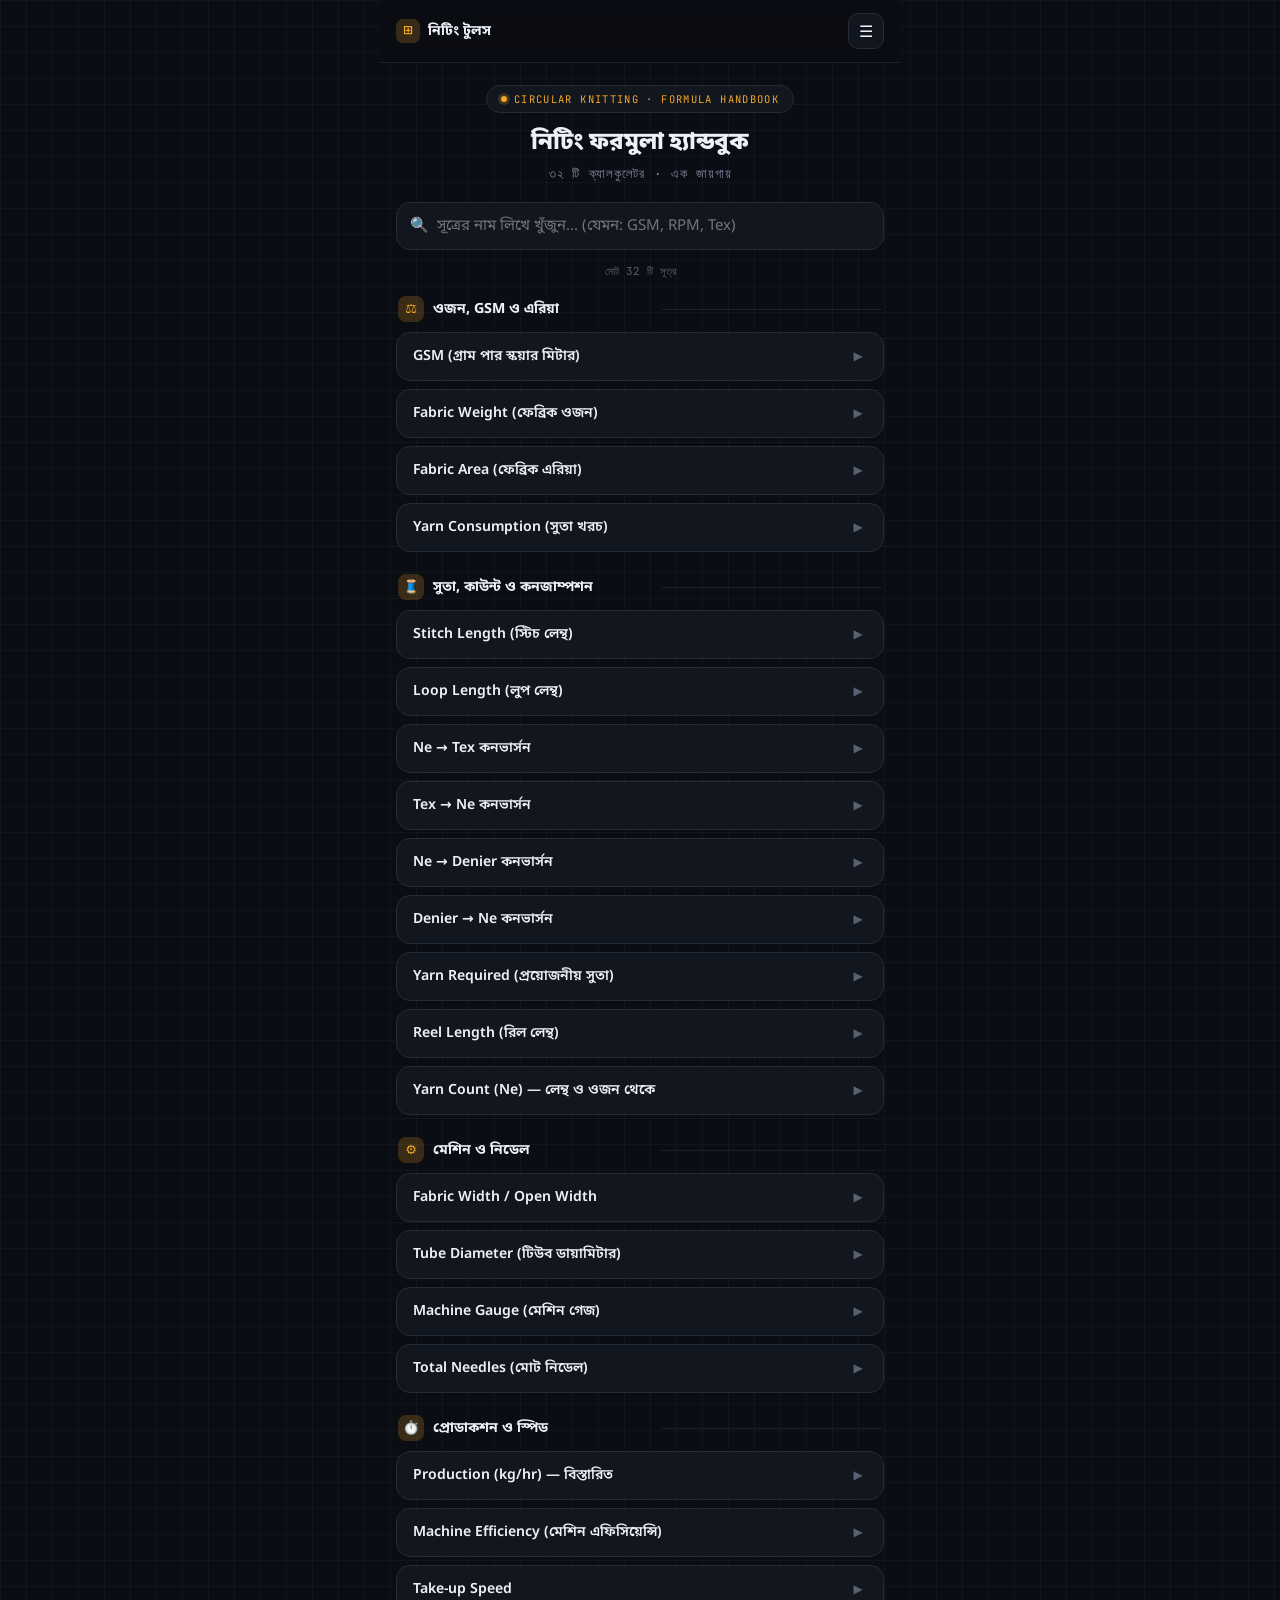
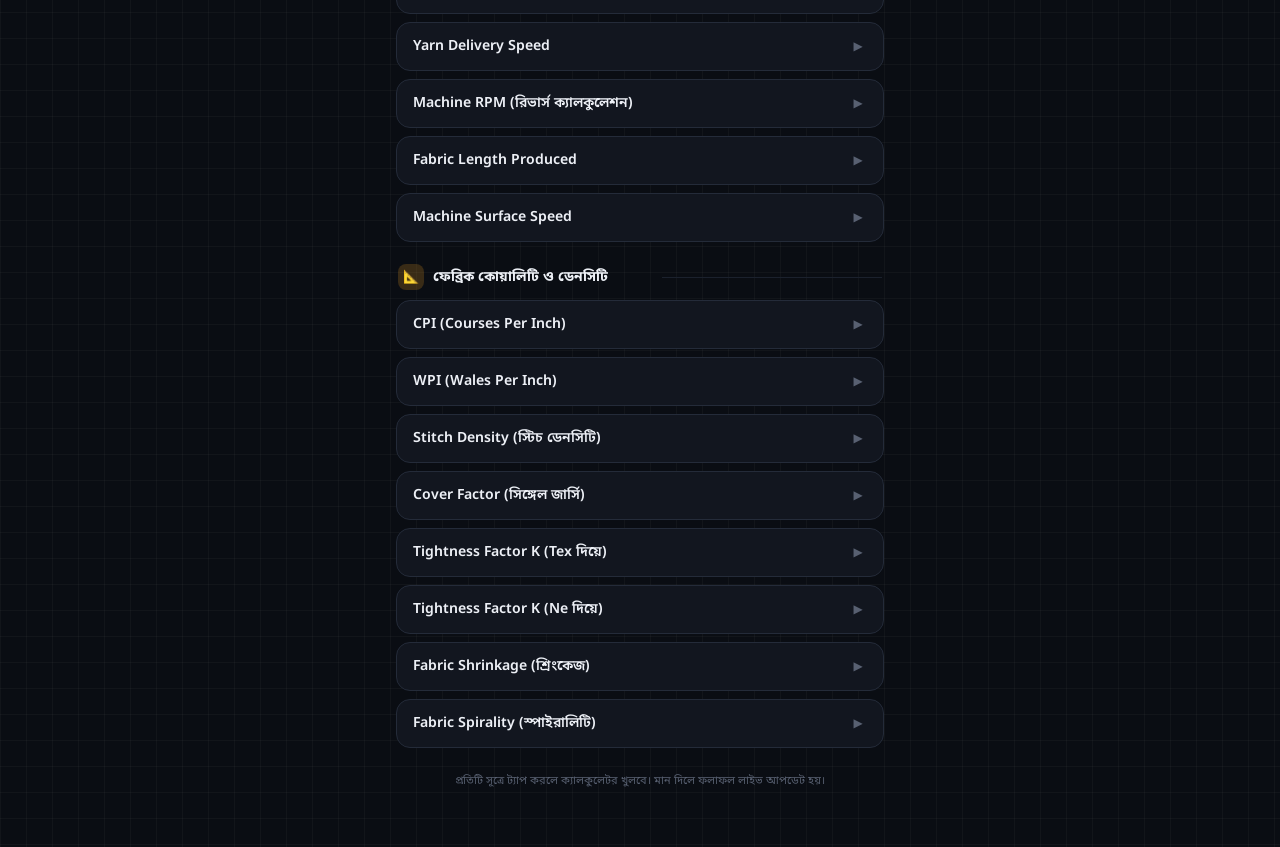
<file: index.html>
<!DOCTYPE html>
<html lang="bn">
<head>
<meta charset="UTF-8" />
<meta name="viewport" content="width=device-width, initial-scale=1.0, maximum-scale=1.0" />
<title>নিটিং ফরমুলা হ্যান্ডবুক</title>
<link rel="manifest" href="manifest.json" />
<meta name="theme-color" content="#0a0d13" />
<link rel="icon" href="icon-192.png" />
<link rel="apple-touch-icon" href="icon-192.png" />
<link rel="stylesheet" href="style.css" />
</head>
<body>
<div class="app">

  <header class="topbar">
    <div class="topbar-inner">
      <a href="index.html" class="brand"><span class="brand-ico">⊞</span> নিটিং টুলস</a>
      <button class="menu-btn" id="menuBtn" aria-label="মেনু">☰</button>
    </div>
  </header>
  <div class="drawer-overlay" id="drawerOverlay"></div>
  <nav class="drawer" id="drawer">
    <div class="drawer-head">
      <span>মেনু</span>
      <button class="drawer-close" id="drawerClose">✕</button>
    </div>
    <a href="index.html" class="current">🧮 ফরমুলা হ্যান্ডবুক</a>
    <a href="https://drive.google.com/file/d/1JRvIPtFfzKpyK74nl-0Q86v-pFJWSpz8/view?usp=drivesdk" target="_blank" rel="noopener">📦 কাউন্টার ক্যালকুলেটর APK ডাউনলোড</a>
    <div class="sep"></div>
    <a href="contact.html">✉️ যোগাযোগ</a>
    <div class="small-note">APK লিংক Google Drive-এ হোস্ট করা — ডাউনলোডের সময় "Unknown source" পারমিশন লাগতে পারে।</div>
  </nav>

  <header>
    <div class="eyebrow"><span class="dot"></span> CIRCULAR&nbsp;KNITTING&nbsp;·&nbsp;FORMULA&nbsp;HANDBOOK</div>
    <h1>নিটিং ফরমুলা হ্যান্ডবুক</h1>
    <p>৩২&nbsp;টি&nbsp;ক্যালকুলেটর&nbsp;·&nbsp;এক&nbsp;জায়গায়</p>
  </header>

  <div class="search-wrap">
    <span class="si">🔍</span>
    <input type="text" id="searchBox" placeholder="সূত্রের নাম লিখে খুঁজুন... (যেমন: GSM, RPM, Tex)" />
  </div>
  <div class="result-count" id="resultCount"></div>

  <div id="categoriesRoot"></div>
  <div class="empty-state" id="emptyState">কোনো সূত্র পাওয়া যায়নি। অন্য নামে খুঁজে দেখুন।</div>

  <footer>
    প্রতিটি সূত্রে ট্যাপ করলে ক্যালকুলেটর খুলবে। মান দিলে ফলাফল লাইভ আপডেট হয়।
  </footer>

</div>

<script>
(function(){
  const menuBtn = document.getElementById('menuBtn');
  const drawer = document.getElementById('drawer');
  const overlay = document.getElementById('drawerOverlay');
  const drawerClose = document.getElementById('drawerClose');

  function openDrawer(){ drawer.classList.add('open'); overlay.classList.add('open'); }
  function closeDrawer(){ drawer.classList.remove('open'); overlay.classList.remove('open'); }

  menuBtn.addEventListener('click', openDrawer);
  drawerClose.addEventListener('click', closeDrawer);
  overlay.addEventListener('click', closeDrawer);
  document.addEventListener('keydown', (e)=>{ if(e.key === 'Escape') closeDrawer(); });
})();
</script>

<script>
(function(){

  // ---------- Categories ----------
  const CATEGORIES = [
    { id:'weight', icon:'⚖️', name:'ওজন, GSM ও এরিয়া' },
    { id:'yarn', icon:'🧵', name:'সুতা, কাউন্ট ও কনজাম্পশন' },
    { id:'machine', icon:'⚙️', name:'মেশিন ও নিডেল' },
    { id:'production', icon:'⏱️', name:'প্রোডাকশন ও স্পিড' },
    { id:'quality', icon:'📐', name:'ফেব্রিক কোয়ালিটি ও ডেনসিটি' },
  ];

  // ---------- Formulas (data-driven) ----------
  // each calc(v) receives an object keyed by input id (parsed floats) and returns {value, unit}
  const FORMULAS = [
    { id:'gsm', cat:'weight', name:'GSM (গ্রাম পার স্কয়ার মিটার)',
      formula:'GSM = (ওজন × 10000) ÷ (লেন্থ × উইডথ)',
      inputs:[
        {id:'w', label:'ফেব্রিক ওজন', unit:'gm', def:100},
        {id:'l', label:'লেন্থ', unit:'cm', def:100},
        {id:'wd', label:'উইডথ', unit:'cm', def:100},
      ],
      calc:(v)=>{ const area=(v.l/100)*(v.wd/100); return {value:v.w/area, unit:'GSM'}; } },

    { id:'fabricWeight', cat:'weight', name:'Fabric Weight (ফেব্রিক ওজন)',
      formula:'ওজন(kg) = (GSM × এরিয়া m²) ÷ 1000',
      inputs:[
        {id:'gsm', label:'GSM', unit:'gm/m²', def:180},
        {id:'l', label:'লেন্থ', unit:'মিটার', def:100},
        {id:'wd', label:'উইডথ', unit:'মিটার', def:1.6},
      ],
      calc:(v)=>{ const area=v.l*v.wd; return {value:(v.gsm*area)/1000, unit:'kg'}; } },

    { id:'fabricArea', cat:'weight', name:'Fabric Area (ফেব্রিক এরিয়া)',
      formula:'এরিয়া = লেন্থ × উইডথ',
      inputs:[
        {id:'l', label:'লেন্থ', unit:'একক', def:100},
        {id:'wd', label:'উইডথ', unit:'একক', def:1.6},
      ],
      calc:(v)=>({ value:v.l*v.wd, unit:'একক²' }) },

    { id:'yarnConsumption', cat:'weight', name:'Yarn Consumption (সুতা খরচ)',
      formula:'কনজাম্পশন(kg) = (GSM × এরিয়া m²) ÷ 1000',
      inputs:[
        {id:'gsm', label:'GSM', unit:'gm/m²', def:180},
        {id:'l', label:'লেন্থ', unit:'মিটার', def:100},
        {id:'wd', label:'উইডথ', unit:'মিটার', def:1.6},
      ],
      calc:(v)=>{ const area=v.l*v.wd; return {value:(v.gsm*area)/1000, unit:'kg'}; } },

    { id:'stitchLength', cat:'yarn', name:'Stitch Length (স্টিচ লেন্থ)',
      formula:'স্টিচ লেন্থ = মোট সুতার লেন্থ ÷ স্টিচ সংখ্যা',
      inputs:[
        {id:'yl', label:'মোট সুতার লেন্থ', unit:'mm', def:35000},
        {id:'st', label:'স্টিচ সংখ্যা', unit:'টি', def:1000},
      ],
      calc:(v)=>({ value:v.yl/v.st, unit:'mm' }) },

    { id:'loopLength', cat:'yarn', name:'Loop Length (লুপ লেন্থ)',
      formula:'লুপ লেন্থ = স্টিচ লেন্থ',
      inputs:[ {id:'sl', label:'স্টিচ লেন্থ', unit:'mm', def:35} ],
      calc:(v)=>({ value:v.sl, unit:'mm' }) },

    { id:'neToTex', cat:'yarn', name:'Ne → Tex কনভার্সন',
      formula:'Tex = 590.5 ÷ Ne',
      inputs:[ {id:'ne', label:'Ne (ইয়ার্ন কাউন্ট)', unit:'Ne', def:30} ],
      calc:(v)=>({ value:590.5/v.ne, unit:'Tex' }) },

    { id:'texToNe', cat:'yarn', name:'Tex → Ne কনভার্সন',
      formula:'Ne = 590.5 ÷ Tex',
      inputs:[ {id:'tex', label:'Tex', unit:'Tex', def:19.68} ],
      calc:(v)=>({ value:590.5/v.tex, unit:'Ne' }) },

    { id:'neToDenier', cat:'yarn', name:'Ne → Denier কনভার্সন',
      formula:'Denier = 5315 ÷ Ne',
      inputs:[ {id:'ne', label:'Ne (ইয়ার্ন কাউন্ট)', unit:'Ne', def:30} ],
      calc:(v)=>({ value:5315/v.ne, unit:'Denier' }) },

    { id:'denierToNe', cat:'yarn', name:'Denier → Ne কনভার্সন',
      formula:'Ne = 5315 ÷ Denier',
      inputs:[ {id:'d', label:'Denier', unit:'Denier', def:177} ],
      calc:(v)=>({ value:5315/v.d, unit:'Ne' }) },

    { id:'yarnRequired', cat:'yarn', name:'Yarn Required (প্রয়োজনীয় সুতা)',
      formula:'সুতা(kg) = (অর্ডার কোয়ান্টিটি × কনজাম্পশন gm) ÷ 1000',
      inputs:[
        {id:'q', label:'অর্ডার কোয়ান্টিটি', unit:'পিস/একক', def:1000},
        {id:'c', label:'প্রতি একক কনজাম্পশন', unit:'gm', def:150},
      ],
      calc:(v)=>({ value:(v.q*v.c)/1000, unit:'kg' }) },

    { id:'reelLength', cat:'yarn', name:'Reel Length (রিল লেন্থ)',
      formula:'লেন্থ(yards) = (ওজন × Ne × 840) ÷ 2.205',
      inputs:[
        {id:'wt', label:'ওজন', unit:'kg', def:1},
        {id:'ne', label:'Ne (ইয়ার্ন কাউন্ট)', unit:'Ne', def:30},
      ],
      calc:(v)=>({ value:(v.wt*v.ne*840)/2.205, unit:'yards' }) },

    { id:'yarnCountFromLW', cat:'yarn', name:'Yarn Count (Ne) — লেন্থ ও ওজন থেকে',
      formula:'Ne = লেন্থ(yards) ÷ (ওজন(lb) × 840)',
      inputs:[
        {id:'len', label:'লেন্থ', unit:'yards', def:25200},
        {id:'wt', label:'ওজন', unit:'lb', def:1},
      ],
      calc:(v)=>({ value:v.len/(v.wt*840), unit:'Ne' }) },

    { id:'fabricWidth', cat:'machine', name:'Fabric Width / Open Width',
      formula:'উইডথ = (টিউব ডায়ামিটার × π) ÷ 2',
      inputs:[ {id:'d', label:'টিউব ডায়ামিটার', unit:'inch', def:30} ],
      calc:(v)=>({ value:(v.d*Math.PI)/2, unit:'inch' }) },

    { id:'tubeDiameter', cat:'machine', name:'Tube Diameter (টিউব ডায়ামিটার)',
      formula:'ডায়ামিটার = পরিধি ÷ π',
      inputs:[ {id:'c', label:'পরিধি (Circumference)', unit:'inch', def:94.2} ],
      calc:(v)=>({ value:v.c/Math.PI, unit:'inch' }) },

    { id:'machineGauge', cat:'machine', name:'Machine Gauge (মেশিন গেজ)',
      formula:'গেজ = নিডেল সংখ্যা ÷ সিলিন্ডার ডায়ামিটার(inch)',
      inputs:[
        {id:'n', label:'নিডেল সংখ্যা', unit:'টি', def:2260},
        {id:'d', label:'সিলিন্ডার ডায়ামিটার', unit:'inch', def:30},
      ],
      calc:(v)=>({ value:v.n/v.d, unit:'GG' }) },

    { id:'totalNeedles', cat:'machine', name:'Total Needles (মোট নিডেল)',
      formula:'নিডেল = গেজ × ডায়ামিটার(inch)',
      inputs:[
        {id:'g', label:'গেজ', unit:'GG', def:24},
        {id:'d', label:'ডায়ামিটার', unit:'inch', def:30},
      ],
      calc:(v)=>({ value:v.g*v.d, unit:'নিডেল' }) },

    { id:'production', cat:'production', name:'Production (kg/hr) — বিস্তারিত',
      formula:'Prod = (π × D × RPM × ফিডার × SL × Eff × 60) ÷ ইয়ার্ন কনস্ট্যান্ট',
      inputs:[
        {id:'d', label:'ডায়ামিটার', unit:'inch', def:30},
        {id:'rpm', label:'RPM', unit:'rev/min', def:20},
        {id:'f', label:'ফিডার সংখ্যা', unit:'টি', def:90},
        {id:'sl', label:'স্টিচ লেন্থ', unit:'mm', def:30},
        {id:'eff', label:'এফিসিয়েন্সি', unit:'%', def:85},
        {id:'k', label:'ইয়ার্ন কনস্ট্যান্ট', unit:'মিল-নির্ধারিত', def:1000000},
      ],
      calc:(v)=>{ const eff=v.eff/100; const p=(Math.PI*v.d*v.rpm*v.f*v.sl*eff*60)/v.k; return {value:p, unit:'kg/hr'}; },
      hint:'ইয়ার্ন কনস্ট্যান্ট সুতার ধরন ও কাউন্ট অনুযায়ী মিল-ভিত্তিক ভিন্ন হয় — নিজের মিলের স্ট্যান্ডার্ড মান বসান।' },

    { id:'machineEfficiency', cat:'production', name:'Machine Efficiency (মেশিন এফিসিয়েন্সি)',
      formula:'এফিসিয়েন্সি % = (Actual ÷ Target) × 100',
      inputs:[
        {id:'a', label:'Actual Production', unit:'kg/hr', def:42},
        {id:'t', label:'Target Production', unit:'kg/hr', def:50},
      ],
      calc:(v)=>({ value:(v.a/v.t)*100, unit:'%' }) },

    { id:'takeupSpeed', cat:'production', name:'Take-up Speed',
      formula:'Take-up = ফেব্রিক লেন্থ ÷ সময়',
      inputs:[
        {id:'l', label:'ফেব্রিক লেন্থ', unit:'মিটার', def:60},
        {id:'t', label:'সময়', unit:'মিনিট', def:1},
      ],
      calc:(v)=>({ value:v.l/v.t, unit:'মিটার/মিনিট' }) },

    { id:'yarnDeliverySpeed', cat:'production', name:'Yarn Delivery Speed',
      formula:'ডেলিভারি স্পিড = RPM × ফিডার × স্টিচ লেন্থ',
      inputs:[
        {id:'rpm', label:'RPM', unit:'rev/min', def:20},
        {id:'f', label:'ফিডার সংখ্যা', unit:'টি', def:90},
        {id:'sl', label:'স্টিচ লেন্থ', unit:'mm', def:30},
      ],
      calc:(v)=>({ value:v.rpm*v.f*v.sl, unit:'mm/min' }) },

    { id:'machineRpm', cat:'production', name:'Machine RPM (রিভার্স ক্যালকুলেশন)',
      formula:'RPM = (Production × Ne) ÷ (Constant × ফিডার × SL)',
      inputs:[
        {id:'p', label:'Production', unit:'kg/hr', def:42},
        {id:'ne', label:'Ne (ইয়ার্ন কাউন্ট)', unit:'Ne', def:30},
        {id:'k', label:'Constant', unit:'মিল-নির্ধারিত', def:1000},
        {id:'f', label:'ফিডার সংখ্যা', unit:'টি', def:90},
        {id:'sl', label:'স্টিচ লেন্থ', unit:'mm', def:30},
      ],
      calc:(v)=>({ value:(v.p*v.ne)/(v.k*v.f*v.sl), unit:'RPM' }) },

    { id:'fabricLengthProduced', cat:'production', name:'Fabric Length Produced',
      formula:'লেন্থ = Take-up Speed × সময়',
      inputs:[
        {id:'s', label:'Take-up Speed', unit:'মিটার/মিনিট', def:60},
        {id:'t', label:'সময়', unit:'মিনিট', def:60},
      ],
      calc:(v)=>({ value:v.s*v.t, unit:'মিটার' }) },

    { id:'surfaceSpeed', cat:'production', name:'Machine Surface Speed',
      formula:'সারফেস স্পিড = π × D × RPM',
      inputs:[
        {id:'d', label:'ডায়ামিটার', unit:'inch', def:30},
        {id:'rpm', label:'RPM', unit:'rev/min', def:20},
      ],
      calc:(v)=>({ value:Math.PI*v.d*v.rpm, unit:'inch/min' }) },

    { id:'cpi', cat:'quality', name:'CPI (Courses Per Inch)',
      formula:'CPI = ১ ইঞ্চিতে কোর্সের সংখ্যা',
      inputs:[ {id:'c', label:'১ ইঞ্চিতে কোর্স সংখ্যা', unit:'টি', def:48} ],
      calc:(v)=>({ value:v.c, unit:'CPI' }) },

    { id:'wpi', cat:'quality', name:'WPI (Wales Per Inch)',
      formula:'WPI = ১ ইঞ্চিতে ওয়েলসের সংখ্যা',
      inputs:[ {id:'w', label:'১ ইঞ্চিতে ওয়েলস সংখ্যা', unit:'টি', def:36} ],
      calc:(v)=>({ value:v.w, unit:'WPI' }) },

    { id:'stitchDensity', cat:'quality', name:'Stitch Density (স্টিচ ডেনসিটি)',
      formula:'ডেনসিটি = CPI × WPI',
      inputs:[
        {id:'cpi', label:'CPI', unit:'', def:48},
        {id:'wpi', label:'WPI', unit:'', def:36},
      ],
      calc:(v)=>({ value:v.cpi*v.wpi, unit:'স্টিচ/ইঞ্চি²' }) },

    { id:'coverFactor', cat:'quality', name:'Cover Factor (সিঙ্গেল জার্সি)',
      formula:'CF = √Tex ÷ লুপ লেন্থ',
      inputs:[
        {id:'tex', label:'Tex', unit:'Tex', def:19.68},
        {id:'ll', label:'লুপ লেন্থ', unit:'mm', def:3.0},
      ],
      calc:(v)=>({ value:Math.sqrt(v.tex)/v.ll, unit:'CF' }) },

    { id:'tightnessTex', cat:'quality', name:'Tightness Factor K (Tex দিয়ে)',
      formula:'K = √Tex ÷ লুপ লেন্থ',
      inputs:[
        {id:'tex', label:'Tex', unit:'Tex', def:19.68},
        {id:'ll', label:'লুপ লেন্থ', unit:'mm', def:3.0},
      ],
      calc:(v)=>({ value:Math.sqrt(v.tex)/v.ll, unit:'K' }) },

    { id:'tightnessNe', cat:'quality', name:'Tightness Factor K (Ne দিয়ে)',
      formula:'K = √(590.5 ÷ Ne) ÷ লুপ লেন্থ',
      inputs:[
        {id:'ne', label:'Ne (ইয়ার্ন কাউন্ট)', unit:'Ne', def:30},
        {id:'ll', label:'লুপ লেন্থ', unit:'mm', def:3.0},
      ],
      calc:(v)=>({ value:Math.sqrt(590.5/v.ne)/v.ll, unit:'K' }) },

    { id:'shrinkage', cat:'quality', name:'Fabric Shrinkage (শ্রিংকেজ)',
      formula:'শ্রিংকেজ % = ((Original − Final) ÷ Original) × 100',
      inputs:[
        {id:'o', label:'Original (ধোয়ার আগে)', unit:'একক', def:100},
        {id:'f', label:'Final (ধোয়ার পরে)', unit:'একক', def:96},
      ],
      calc:(v)=>({ value:((v.o-v.f)/v.o)*100, unit:'%' }) },

    { id:'spirality', cat:'quality', name:'Fabric Spirality (স্পাইরালিটি)',
      formula:'স্পাইরালিটি % = (Shift ÷ ফেব্রিক উইডথ) × 100',
      inputs:[
        {id:'s', label:'Shift (কোণাকুণি সরণ)', unit:'cm', def:5},
        {id:'w', label:'ফেব্রিক উইডথ', unit:'cm', def:160},
      ],
      calc:(v)=>({ value:(v.s/v.w)*100, unit:'%' }) },
  ];

  // ---------- Render ----------
  const root = document.getElementById('categoriesRoot');
  const fmt = (n)=> (n===null||n===undefined||isNaN(n)||!isFinite(n)) ? '—' :
    n.toLocaleString('en-US', { maximumFractionDigits: 4 });

  function buildPanel(formula){
    const panel = document.createElement('div');
    panel.className = 'panel';

    const ft = document.createElement('div');
    ft.className = 'formula-text';
    ft.textContent = formula.formula;
    panel.appendChild(ft);

    formula.inputs.forEach(inp=>{
      const row = document.createElement('div');
      row.className = 'input-row';
      row.innerHTML = `<label>${inp.label}${inp.unit ? `<span class="unit">${inp.unit}</span>`:''}</label>`;
      const field = document.createElement('input');
      field.type = 'number';
      field.inputMode = 'decimal';
      field.step = 'any';
      field.value = inp.def;
      field.dataset.key = inp.id;
      row.appendChild(field);
      panel.appendChild(row);
    });

    const resultBox = document.createElement('div');
    resultBox.className = 'result-box';
    resultBox.innerHTML = `<span class="rl">ফলাফল</span><span><span class="rv">—</span><span class="ru"></span></span>`;
    panel.appendChild(resultBox);

    if(formula.hint){
      const hint = document.createElement('div');
      hint.className = 'hint';
      hint.textContent = formula.hint;
      panel.appendChild(hint);
    }

    function recalc(){
      const values = {};
      let valid = true;
      panel.querySelectorAll('input[data-key]').forEach(inp=>{
        const val = parseFloat(inp.value);
        if(isNaN(val)) valid = false;
        values[inp.dataset.key] = val;
      });
      const rv = resultBox.querySelector('.rv');
      const ru = resultBox.querySelector('.ru');
      if(!valid){ rv.textContent = '—'; ru.textContent=''; return; }
      try{
        const out = formula.calc(values);
        rv.textContent = fmt(out.value);
        ru.textContent = out.unit ? ' ' + out.unit : '';
      }catch(e){
        rv.textContent = '—'; ru.textContent='';
      }
    }

    panel.querySelectorAll('input[data-key]').forEach(inp=>{
      inp.addEventListener('input', recalc);
    });
    recalc();

    return panel;
  }

  function buildFormulaItem(formula){
    const det = document.createElement('details');
    det.className = 'formula-item';
    det.dataset.name = formula.name.toLowerCase();
    det.dataset.id = formula.id;

    const summary = document.createElement('summary');
    summary.innerHTML = `<span class="name">${formula.name}</span><span class="chev">▶</span>`;
    det.appendChild(summary);

    let built = false;
    det.addEventListener('toggle', ()=>{
      if(det.open && !built){
        det.appendChild(buildPanel(formula));
        built = true;
      }
    });

    return det;
  }

  CATEGORIES.forEach(cat=>{
    const items = FORMULAS.filter(f=>f.cat===cat.id);
    if(items.length===0) return;

    const catEl = document.createElement('div');
    catEl.className = 'category';
    catEl.dataset.cat = cat.id;

    const head = document.createElement('div');
    head.className = 'category-head';
    head.innerHTML = `<div class="ico">${cat.icon}</div><h2>${cat.name}</h2><div class="rule"></div>`;
    catEl.appendChild(head);

    const list = document.createElement('div');
    items.forEach(f=> list.appendChild(buildFormulaItem(f)));
    catEl.appendChild(list);

    root.appendChild(catEl);
  });

  // ---------- Search ----------
  const searchBox = document.getElementById('searchBox');
  const resultCount = document.getElementById('resultCount');
  const emptyState = document.getElementById('emptyState');
  const allItems = Array.from(document.querySelectorAll('details.formula-item'));
  const allCats = Array.from(document.querySelectorAll('.category'));

  function applyFilter(){
    const q = searchBox.value.trim().toLowerCase();
    let visibleCount = 0;
    allItems.forEach(item=>{
      const match = !q || item.dataset.name.includes(q);
      item.classList.toggle('hidden', !match);
      if(match) visibleCount++;
    });
    allCats.forEach(cat=>{
      const visibleInCat = cat.querySelectorAll('details.formula-item:not(.hidden)').length;
      cat.classList.toggle('hidden', visibleInCat===0);
    });
    emptyState.classList.toggle('show', visibleCount===0);
    resultCount.textContent = q ? `${visibleCount} টি সূত্র পাওয়া গেছে` : `মোট ${allItems.length} টি সূত্র`;
  }

  searchBox.addEventListener('input', applyFilter);
  applyFilter();

  if ('serviceWorker' in navigator) {
    window.addEventListener('load', () => {
      navigator.serviceWorker.register('sw.js').catch(() => {});
    });
  }
})();
</script>
</body>
</html>
</file>
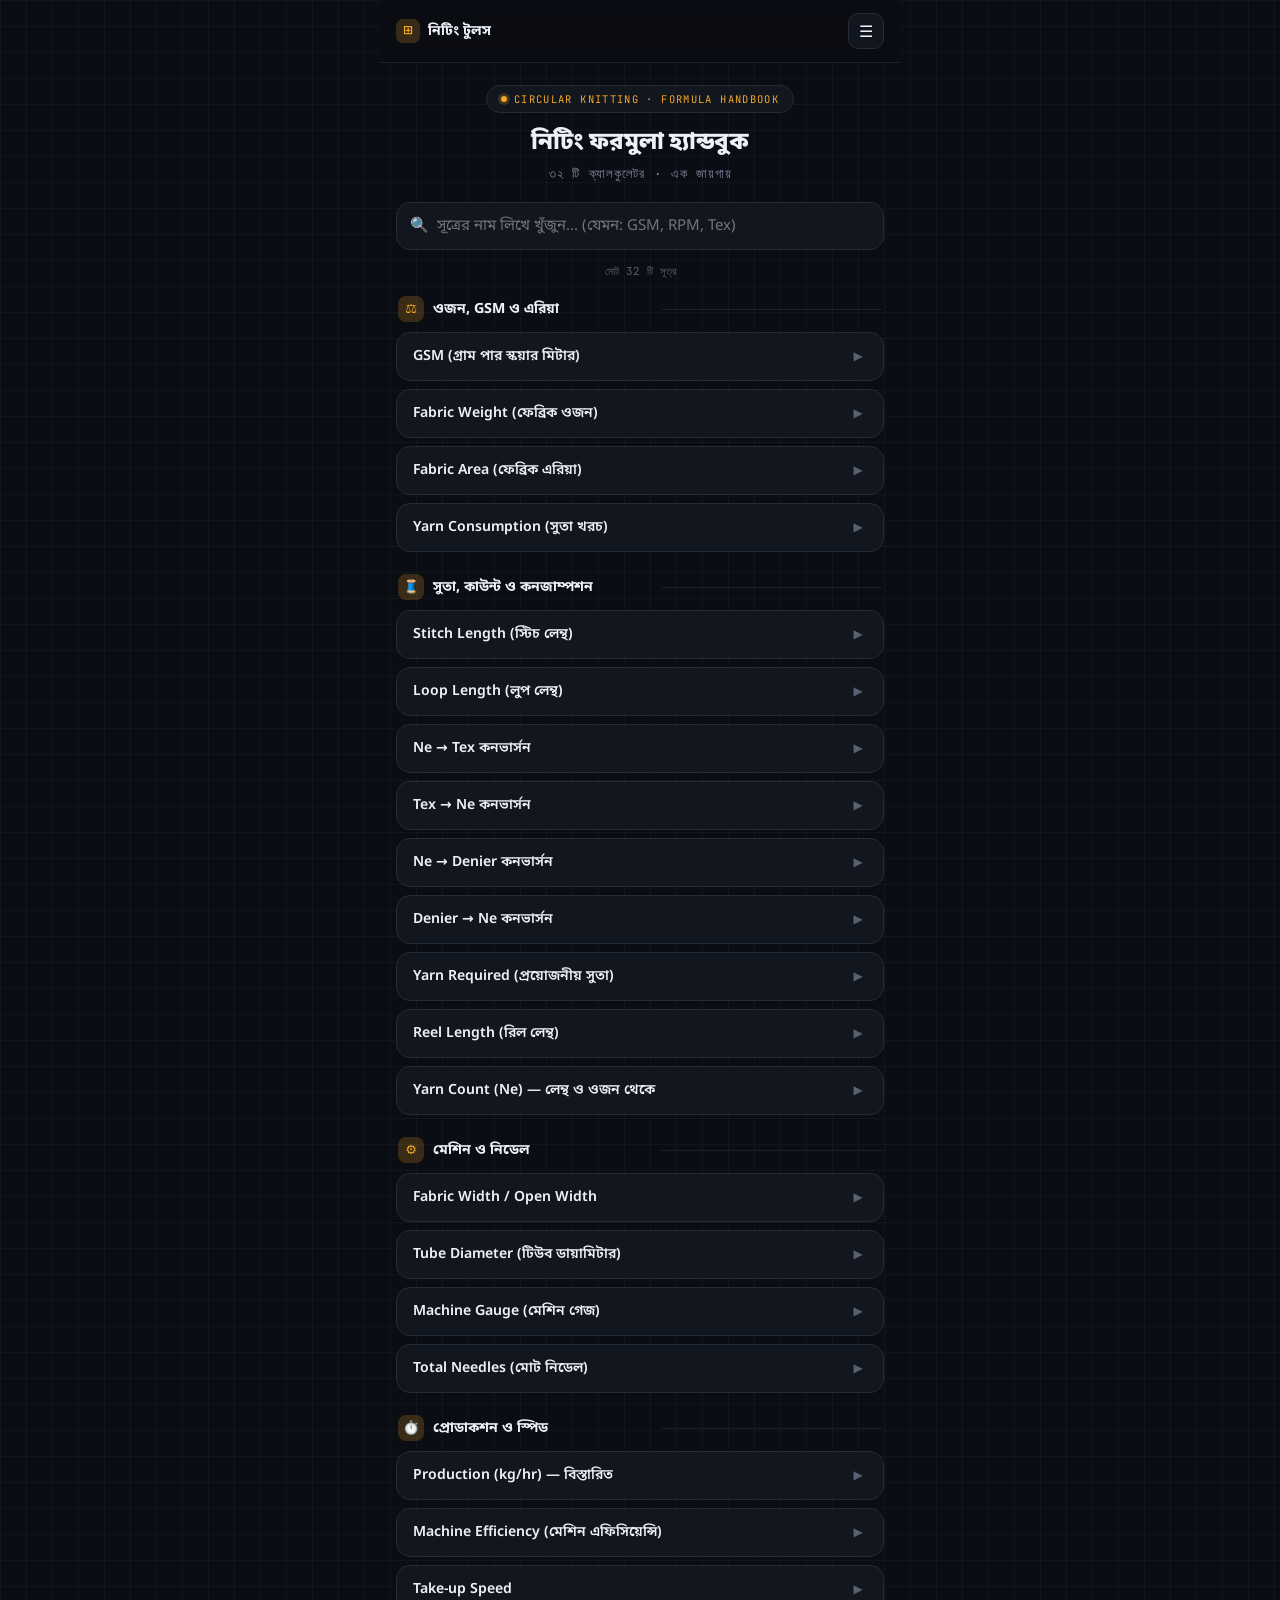
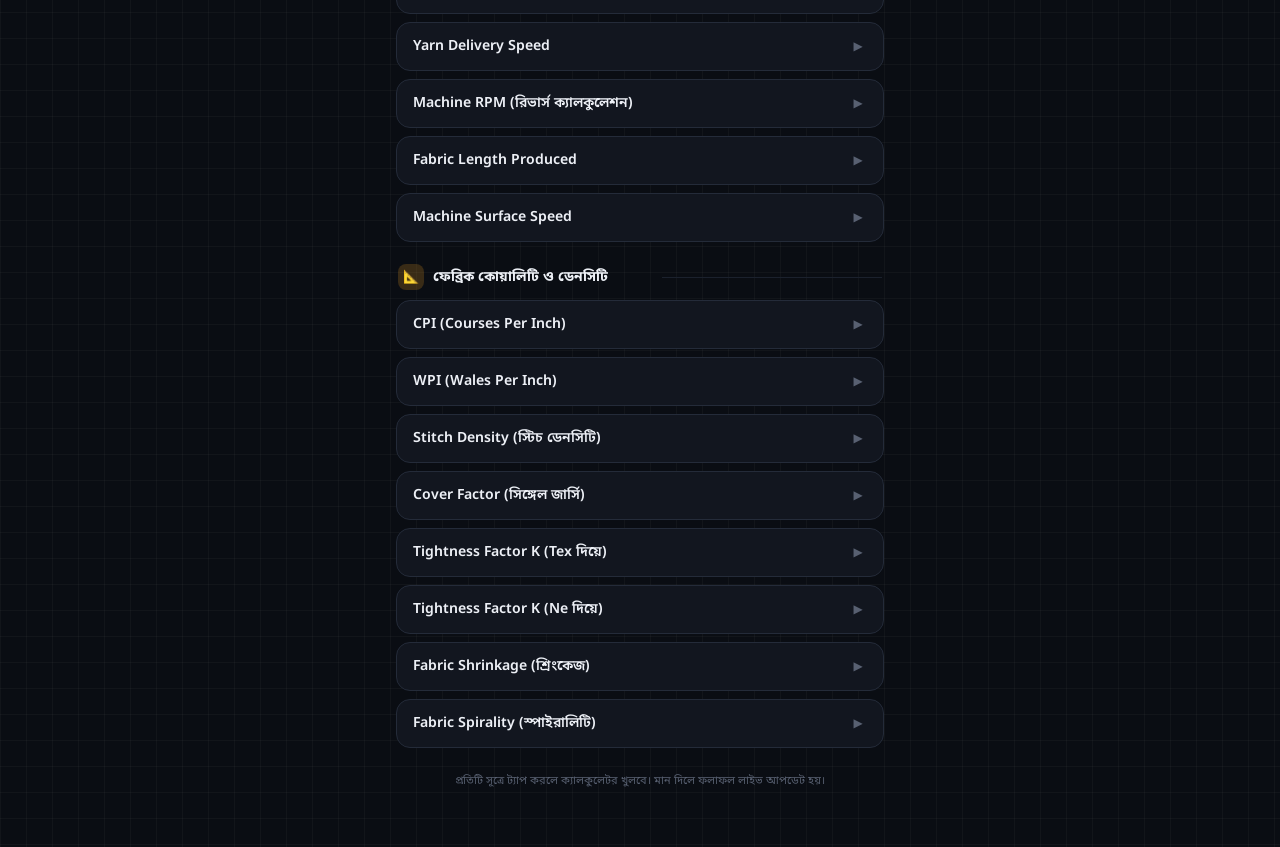
<file: index-1.html>
<!DOCTYPE html>
<html lang="bn">
<head>
<meta charset="UTF-8" />
<meta name="viewport" content="width=device-width, initial-scale=1.0, maximum-scale=1.0" />
<title>নিটিং ফরমুলা হ্যান্ডবুক</title>
<link rel="manifest" href="manifest.json" />
<meta name="theme-color" content="#0a0d13" />
<link rel="icon" href="icon-192.png" />
<link rel="apple-touch-icon" href="icon-192.png" />
<link rel="stylesheet" href="style.css" />
</head>
<body>
<div class="app">

  <header class="topbar">
    <div class="topbar-inner">
      <a href="index.html" class="brand"><span class="brand-ico">⊞</span> নিটিং টুলস</a>
      <button class="menu-btn" id="menuBtn" aria-label="মেনু">☰</button>
    </div>
  </header>
  <div class="drawer-overlay" id="drawerOverlay"></div>
  <nav class="drawer" id="drawer">
    <div class="drawer-head">
      <span>মেনু</span>
      <button class="drawer-close" id="drawerClose">✕</button>
    </div>
    <a href="index.html" class="current">🧮 ফরমুলা হ্যান্ডবুক</a>
    <a href="https://mohiuddinramzan2.github.io/Knitting-production-calculator/" target="_blank" rel="noopener">🎯 প্রোডাকশন কাউন্টার ক্যালকুলেটর</a>
    <a href="https://drive.google.com/file/d/1JRvIPtFfzKpyK74nl-0Q86v-pFJWSpz8/view?usp=drivesdk" target="_blank" rel="noopener">📦 কাউন্টার ক্যালকুলেটর APK ডাউনলোড</a>
    <div class="sep"></div>
    <a href="contact.html">✉️ যোগাযোগ</a>
    <div class="small-note">APK লিংক Google Drive-এ হোস্ট করা — ডাউনলোডের সময় "Unknown source" পারমিশন লাগতে পারে।</div>
  </nav>

  <header>
    <div class="eyebrow"><span class="dot"></span> CIRCULAR&nbsp;KNITTING&nbsp;·&nbsp;FORMULA&nbsp;HANDBOOK</div>
    <h1>নিটিং ফরমুলা হ্যান্ডবুক</h1>
    <p>৩২&nbsp;টি&nbsp;ক্যালকুলেটর&nbsp;·&nbsp;এক&nbsp;জায়গায়</p>
  </header>

  <div class="search-wrap">
    <span class="si">🔍</span>
    <input type="text" id="searchBox" placeholder="সূত্রের নাম লিখে খুঁজুন... (যেমন: GSM, RPM, Tex)" />
  </div>
  <div class="result-count" id="resultCount"></div>

  <div id="categoriesRoot"></div>
  <div class="empty-state" id="emptyState">কোনো সূত্র পাওয়া যায়নি। অন্য নামে খুঁজে দেখুন।</div>

  <footer>
    প্রতিটি সূত্রে ট্যাপ করলে ক্যালকুলেটর খুলবে। মান দিলে ফলাফল লাইভ আপডেট হয়।
  </footer>

</div>

<script>
(function(){
  const menuBtn = document.getElementById('menuBtn');
  const drawer = document.getElementById('drawer');
  const overlay = document.getElementById('drawerOverlay');
  const drawerClose = document.getElementById('drawerClose');

  function openDrawer(){ drawer.classList.add('open'); overlay.classList.add('open'); }
  function closeDrawer(){ drawer.classList.remove('open'); overlay.classList.remove('open'); }

  menuBtn.addEventListener('click', openDrawer);
  drawerClose.addEventListener('click', closeDrawer);
  overlay.addEventListener('click', closeDrawer);
  document.addEventListener('keydown', (e)=>{ if(e.key === 'Escape') closeDrawer(); });
})();
</script>

<script>
(function(){

  // ---------- Categories ----------
  const CATEGORIES = [
    { id:'weight', icon:'⚖️', name:'ওজন, GSM ও এরিয়া' },
    { id:'yarn', icon:'🧵', name:'সুতা, কাউন্ট ও কনজাম্পশন' },
    { id:'machine', icon:'⚙️', name:'মেশিন ও নিডেল' },
    { id:'production', icon:'⏱️', name:'প্রোডাকশন ও স্পিড' },
    { id:'quality', icon:'📐', name:'ফেব্রিক কোয়ালিটি ও ডেনসিটি' },
  ];

  // ---------- Formulas (data-driven) ----------
  // each calc(v) receives an object keyed by input id (parsed floats) and returns {value, unit}
  const FORMULAS = [
    { id:'gsm', cat:'weight', name:'GSM (গ্রাম পার স্কয়ার মিটার)',
      formula:'GSM = (ওজন × 10000) ÷ (লেন্থ × উইডথ)',
      inputs:[
        {id:'w', label:'ফেব্রিক ওজন', unit:'gm', def:100},
        {id:'l', label:'লেন্থ', unit:'cm', def:100},
        {id:'wd', label:'উইডথ', unit:'cm', def:100},
      ],
      calc:(v)=>{ const area=(v.l/100)*(v.wd/100); return {value:v.w/area, unit:'GSM'}; } },

    { id:'fabricWeight', cat:'weight', name:'Fabric Weight (ফেব্রিক ওজন)',
      formula:'ওজন(kg) = (GSM × এরিয়া m²) ÷ 1000',
      inputs:[
        {id:'gsm', label:'GSM', unit:'gm/m²', def:180},
        {id:'l', label:'লেন্থ', unit:'মিটার', def:100},
        {id:'wd', label:'উইডথ', unit:'মিটার', def:1.6},
      ],
      calc:(v)=>{ const area=v.l*v.wd; return {value:(v.gsm*area)/1000, unit:'kg'}; } },

    { id:'fabricArea', cat:'weight', name:'Fabric Area (ফেব্রিক এরিয়া)',
      formula:'এরিয়া = লেন্থ × উইডথ',
      inputs:[
        {id:'l', label:'লেন্থ', unit:'একক', def:100},
        {id:'wd', label:'উইডথ', unit:'একক', def:1.6},
      ],
      calc:(v)=>({ value:v.l*v.wd, unit:'একক²' }) },

    { id:'yarnConsumption', cat:'weight', name:'Yarn Consumption (সুতা খরচ)',
      formula:'কনজাম্পশন(kg) = (GSM × এরিয়া m²) ÷ 1000',
      inputs:[
        {id:'gsm', label:'GSM', unit:'gm/m²', def:180},
        {id:'l', label:'লেন্থ', unit:'মিটার', def:100},
        {id:'wd', label:'উইডথ', unit:'মিটার', def:1.6},
      ],
      calc:(v)=>{ const area=v.l*v.wd; return {value:(v.gsm*area)/1000, unit:'kg'}; } },

    { id:'stitchLength', cat:'yarn', name:'Stitch Length (স্টিচ লেন্থ)',
      formula:'স্টিচ লেন্থ = মোট সুতার লেন্থ ÷ স্টিচ সংখ্যা',
      inputs:[
        {id:'yl', label:'মোট সুতার লেন্থ', unit:'mm', def:35000},
        {id:'st', label:'স্টিচ সংখ্যা', unit:'টি', def:1000},
      ],
      calc:(v)=>({ value:v.yl/v.st, unit:'mm' }) },

    { id:'loopLength', cat:'yarn', name:'Loop Length (লুপ লেন্থ)',
      formula:'লুপ লেন্থ = স্টিচ লেন্থ',
      inputs:[ {id:'sl', label:'স্টিচ লেন্থ', unit:'mm', def:35} ],
      calc:(v)=>({ value:v.sl, unit:'mm' }) },

    { id:'neToTex', cat:'yarn', name:'Ne → Tex কনভার্সন',
      formula:'Tex = 590.5 ÷ Ne',
      inputs:[ {id:'ne', label:'Ne (ইয়ার্ন কাউন্ট)', unit:'Ne', def:30} ],
      calc:(v)=>({ value:590.5/v.ne, unit:'Tex' }) },

    { id:'texToNe', cat:'yarn', name:'Tex → Ne কনভার্সন',
      formula:'Ne = 590.5 ÷ Tex',
      inputs:[ {id:'tex', label:'Tex', unit:'Tex', def:19.68} ],
      calc:(v)=>({ value:590.5/v.tex, unit:'Ne' }) },

    { id:'neToDenier', cat:'yarn', name:'Ne → Denier কনভার্সন',
      formula:'Denier = 5315 ÷ Ne',
      inputs:[ {id:'ne', label:'Ne (ইয়ার্ন কাউন্ট)', unit:'Ne', def:30} ],
      calc:(v)=>({ value:5315/v.ne, unit:'Denier' }) },

    { id:'denierToNe', cat:'yarn', name:'Denier → Ne কনভার্সন',
      formula:'Ne = 5315 ÷ Denier',
      inputs:[ {id:'d', label:'Denier', unit:'Denier', def:177} ],
      calc:(v)=>({ value:5315/v.d, unit:'Ne' }) },

    { id:'yarnRequired', cat:'yarn', name:'Yarn Required (প্রয়োজনীয় সুতা)',
      formula:'সুতা(kg) = (অর্ডার কোয়ান্টিটি × কনজাম্পশন gm) ÷ 1000',
      inputs:[
        {id:'q', label:'অর্ডার কোয়ান্টিটি', unit:'পিস/একক', def:1000},
        {id:'c', label:'প্রতি একক কনজাম্পশন', unit:'gm', def:150},
      ],
      calc:(v)=>({ value:(v.q*v.c)/1000, unit:'kg' }) },

    { id:'reelLength', cat:'yarn', name:'Reel Length (রিল লেন্থ)',
      formula:'লেন্থ(yards) = (ওজন × Ne × 840) ÷ 2.205',
      inputs:[
        {id:'wt', label:'ওজন', unit:'kg', def:1},
        {id:'ne', label:'Ne (ইয়ার্ন কাউন্ট)', unit:'Ne', def:30},
      ],
      calc:(v)=>({ value:(v.wt*v.ne*840)/2.205, unit:'yards' }) },

    { id:'yarnCountFromLW', cat:'yarn', name:'Yarn Count (Ne) — লেন্থ ও ওজন থেকে',
      formula:'Ne = লেন্থ(yards) ÷ (ওজন(lb) × 840)',
      inputs:[
        {id:'len', label:'লেন্থ', unit:'yards', def:25200},
        {id:'wt', label:'ওজন', unit:'lb', def:1},
      ],
      calc:(v)=>({ value:v.len/(v.wt*840), unit:'Ne' }) },

    { id:'fabricWidth', cat:'machine', name:'Fabric Width / Open Width',
      formula:'উইডথ = (টিউব ডায়ামিটার × π) ÷ 2',
      inputs:[ {id:'d', label:'টিউব ডায়ামিটার', unit:'inch', def:30} ],
      calc:(v)=>({ value:(v.d*Math.PI)/2, unit:'inch' }) },

    { id:'tubeDiameter', cat:'machine', name:'Tube Diameter (টিউব ডায়ামিটার)',
      formula:'ডায়ামিটার = পরিধি ÷ π',
      inputs:[ {id:'c', label:'পরিধি (Circumference)', unit:'inch', def:94.2} ],
      calc:(v)=>({ value:v.c/Math.PI, unit:'inch' }) },

    { id:'machineGauge', cat:'machine', name:'Machine Gauge (মেশিন গেজ)',
      formula:'গেজ = নিডেল সংখ্যা ÷ সিলিন্ডার ডায়ামিটার(inch)',
      inputs:[
        {id:'n', label:'নিডেল সংখ্যা', unit:'টি', def:2260},
        {id:'d', label:'সিলিন্ডার ডায়ামিটার', unit:'inch', def:30},
      ],
      calc:(v)=>({ value:v.n/v.d, unit:'GG' }) },

    { id:'totalNeedles', cat:'machine', name:'Total Needles (মোট নিডেল)',
      formula:'নিডেল = গেজ × ডায়ামিটার(inch)',
      inputs:[
        {id:'g', label:'গেজ', unit:'GG', def:24},
        {id:'d', label:'ডায়ামিটার', unit:'inch', def:30},
      ],
      calc:(v)=>({ value:v.g*v.d, unit:'নিডেল' }) },

    { id:'production', cat:'production', name:'Production (kg/hr) — বিস্তারিত',
      formula:'Prod = (π × D × RPM × ফিডার × SL × Eff × 60) ÷ ইয়ার্ন কনস্ট্যান্ট',
      inputs:[
        {id:'d', label:'ডায়ামিটার', unit:'inch', def:30},
        {id:'rpm', label:'RPM', unit:'rev/min', def:20},
        {id:'f', label:'ফিডার সংখ্যা', unit:'টি', def:90},
        {id:'sl', label:'স্টিচ লেন্থ', unit:'mm', def:30},
        {id:'eff', label:'এফিসিয়েন্সি', unit:'%', def:85},
        {id:'k', label:'ইয়ার্ন কনস্ট্যান্ট', unit:'মিল-নির্ধারিত', def:1000000},
      ],
      calc:(v)=>{ const eff=v.eff/100; const p=(Math.PI*v.d*v.rpm*v.f*v.sl*eff*60)/v.k; return {value:p, unit:'kg/hr'}; },
      hint:'ইয়ার্ন কনস্ট্যান্ট সুতার ধরন ও কাউন্ট অনুযায়ী মিল-ভিত্তিক ভিন্ন হয় — নিজের মিলের স্ট্যান্ডার্ড মান বসান।' },

    { id:'machineEfficiency', cat:'production', name:'Machine Efficiency (মেশিন এফিসিয়েন্সি)',
      formula:'এফিসিয়েন্সি % = (Actual ÷ Target) × 100',
      inputs:[
        {id:'a', label:'Actual Production', unit:'kg/hr', def:42},
        {id:'t', label:'Target Production', unit:'kg/hr', def:50},
      ],
      calc:(v)=>({ value:(v.a/v.t)*100, unit:'%' }) },

    { id:'takeupSpeed', cat:'production', name:'Take-up Speed',
      formula:'Take-up = ফেব্রিক লেন্থ ÷ সময়',
      inputs:[
        {id:'l', label:'ফেব্রিক লেন্থ', unit:'মিটার', def:60},
        {id:'t', label:'সময়', unit:'মিনিট', def:1},
      ],
      calc:(v)=>({ value:v.l/v.t, unit:'মিটার/মিনিট' }) },

    { id:'yarnDeliverySpeed', cat:'production', name:'Yarn Delivery Speed',
      formula:'ডেলিভারি স্পিড = RPM × ফিডার × স্টিচ লেন্থ',
      inputs:[
        {id:'rpm', label:'RPM', unit:'rev/min', def:20},
        {id:'f', label:'ফিডার সংখ্যা', unit:'টি', def:90},
        {id:'sl', label:'স্টিচ লেন্থ', unit:'mm', def:30},
      ],
      calc:(v)=>({ value:v.rpm*v.f*v.sl, unit:'mm/min' }) },

    { id:'machineRpm', cat:'production', name:'Machine RPM (রিভার্স ক্যালকুলেশন)',
      formula:'RPM = (Production × Ne) ÷ (Constant × ফিডার × SL)',
      inputs:[
        {id:'p', label:'Production', unit:'kg/hr', def:42},
        {id:'ne', label:'Ne (ইয়ার্ন কাউন্ট)', unit:'Ne', def:30},
        {id:'k', label:'Constant', unit:'মিল-নির্ধারিত', def:1000},
        {id:'f', label:'ফিডার সংখ্যা', unit:'টি', def:90},
        {id:'sl', label:'স্টিচ লেন্থ', unit:'mm', def:30},
      ],
      calc:(v)=>({ value:(v.p*v.ne)/(v.k*v.f*v.sl), unit:'RPM' }) },

    { id:'fabricLengthProduced', cat:'production', name:'Fabric Length Produced',
      formula:'লেন্থ = Take-up Speed × সময়',
      inputs:[
        {id:'s', label:'Take-up Speed', unit:'মিটার/মিনিট', def:60},
        {id:'t', label:'সময়', unit:'মিনিট', def:60},
      ],
      calc:(v)=>({ value:v.s*v.t, unit:'মিটার' }) },

    { id:'surfaceSpeed', cat:'production', name:'Machine Surface Speed',
      formula:'সারফেস স্পিড = π × D × RPM',
      inputs:[
        {id:'d', label:'ডায়ামিটার', unit:'inch', def:30},
        {id:'rpm', label:'RPM', unit:'rev/min', def:20},
      ],
      calc:(v)=>({ value:Math.PI*v.d*v.rpm, unit:'inch/min' }) },

    { id:'cpi', cat:'quality', name:'CPI (Courses Per Inch)',
      formula:'CPI = ১ ইঞ্চিতে কোর্সের সংখ্যা',
      inputs:[ {id:'c', label:'১ ইঞ্চিতে কোর্স সংখ্যা', unit:'টি', def:48} ],
      calc:(v)=>({ value:v.c, unit:'CPI' }) },

    { id:'wpi', cat:'quality', name:'WPI (Wales Per Inch)',
      formula:'WPI = ১ ইঞ্চিতে ওয়েলসের সংখ্যা',
      inputs:[ {id:'w', label:'১ ইঞ্চিতে ওয়েলস সংখ্যা', unit:'টি', def:36} ],
      calc:(v)=>({ value:v.w, unit:'WPI' }) },

    { id:'stitchDensity', cat:'quality', name:'Stitch Density (স্টিচ ডেনসিটি)',
      formula:'ডেনসিটি = CPI × WPI',
      inputs:[
        {id:'cpi', label:'CPI', unit:'', def:48},
        {id:'wpi', label:'WPI', unit:'', def:36},
      ],
      calc:(v)=>({ value:v.cpi*v.wpi, unit:'স্টিচ/ইঞ্চি²' }) },

    { id:'coverFactor', cat:'quality', name:'Cover Factor (সিঙ্গেল জার্সি)',
      formula:'CF = √Tex ÷ লুপ লেন্থ',
      inputs:[
        {id:'tex', label:'Tex', unit:'Tex', def:19.68},
        {id:'ll', label:'লুপ লেন্থ', unit:'mm', def:3.0},
      ],
      calc:(v)=>({ value:Math.sqrt(v.tex)/v.ll, unit:'CF' }) },

    { id:'tightnessTex', cat:'quality', name:'Tightness Factor K (Tex দিয়ে)',
      formula:'K = √Tex ÷ লুপ লেন্থ',
      inputs:[
        {id:'tex', label:'Tex', unit:'Tex', def:19.68},
        {id:'ll', label:'লুপ লেন্থ', unit:'mm', def:3.0},
      ],
      calc:(v)=>({ value:Math.sqrt(v.tex)/v.ll, unit:'K' }) },

    { id:'tightnessNe', cat:'quality', name:'Tightness Factor K (Ne দিয়ে)',
      formula:'K = √(590.5 ÷ Ne) ÷ লুপ লেন্থ',
      inputs:[
        {id:'ne', label:'Ne (ইয়ার্ন কাউন্ট)', unit:'Ne', def:30},
        {id:'ll', label:'লুপ লেন্থ', unit:'mm', def:3.0},
      ],
      calc:(v)=>({ value:Math.sqrt(590.5/v.ne)/v.ll, unit:'K' }) },

    { id:'shrinkage', cat:'quality', name:'Fabric Shrinkage (শ্রিংকেজ)',
      formula:'শ্রিংকেজ % = ((Original − Final) ÷ Original) × 100',
      inputs:[
        {id:'o', label:'Original (ধোয়ার আগে)', unit:'একক', def:100},
        {id:'f', label:'Final (ধোয়ার পরে)', unit:'একক', def:96},
      ],
      calc:(v)=>({ value:((v.o-v.f)/v.o)*100, unit:'%' }) },

    { id:'spirality', cat:'quality', name:'Fabric Spirality (স্পাইরালিটি)',
      formula:'স্পাইরালিটি % = (Shift ÷ ফেব্রিক উইডথ) × 100',
      inputs:[
        {id:'s', label:'Shift (কোণাকুণি সরণ)', unit:'cm', def:5},
        {id:'w', label:'ফেব্রিক উইডথ', unit:'cm', def:160},
      ],
      calc:(v)=>({ value:(v.s/v.w)*100, unit:'%' }) },
  ];

  // ---------- Render ----------
  const root = document.getElementById('categoriesRoot');
  const fmt = (n)=> (n===null||n===undefined||isNaN(n)||!isFinite(n)) ? '—' :
    n.toLocaleString('en-US', { maximumFractionDigits: 4 });

  function buildPanel(formula){
    const panel = document.createElement('div');
    panel.className = 'panel';

    const ft = document.createElement('div');
    ft.className = 'formula-text';
    ft.textContent = formula.formula;
    panel.appendChild(ft);

    formula.inputs.forEach(inp=>{
      const row = document.createElement('div');
      row.className = 'input-row';
      row.innerHTML = `<label>${inp.label}${inp.unit ? `<span class="unit">${inp.unit}</span>`:''}</label>`;
      const field = document.createElement('input');
      field.type = 'number';
      field.inputMode = 'decimal';
      field.step = 'any';
      field.value = inp.def;
      field.dataset.key = inp.id;
      row.appendChild(field);
      panel.appendChild(row);
    });

    const resultBox = document.createElement('div');
    resultBox.className = 'result-box';
    resultBox.innerHTML = `<span class="rl">ফলাফল</span><span><span class="rv">—</span><span class="ru"></span></span>`;
    panel.appendChild(resultBox);

    if(formula.hint){
      const hint = document.createElement('div');
      hint.className = 'hint';
      hint.textContent = formula.hint;
      panel.appendChild(hint);
    }

    function recalc(){
      const values = {};
      let valid = true;
      panel.querySelectorAll('input[data-key]').forEach(inp=>{
        const val = parseFloat(inp.value);
        if(isNaN(val)) valid = false;
        values[inp.dataset.key] = val;
      });
      const rv = resultBox.querySelector('.rv');
      const ru = resultBox.querySelector('.ru');
      if(!valid){ rv.textContent = '—'; ru.textContent=''; return; }
      try{
        const out = formula.calc(values);
        rv.textContent = fmt(out.value);
        ru.textContent = out.unit ? ' ' + out.unit : '';
      }catch(e){
        rv.textContent = '—'; ru.textContent='';
      }
    }

    panel.querySelectorAll('input[data-key]').forEach(inp=>{
      inp.addEventListener('input', recalc);
    });
    recalc();

    return panel;
  }

  function buildFormulaItem(formula){
    const det = document.createElement('details');
    det.className = 'formula-item';
    det.dataset.name = formula.name.toLowerCase();
    det.dataset.id = formula.id;

    const summary = document.createElement('summary');
    summary.innerHTML = `<span class="name">${formula.name}</span><span class="chev">▶</span>`;
    det.appendChild(summary);

    let built = false;
    det.addEventListener('toggle', ()=>{
      if(det.open && !built){
        det.appendChild(buildPanel(formula));
        built = true;
      }
    });

    return det;
  }

  CATEGORIES.forEach(cat=>{
    const items = FORMULAS.filter(f=>f.cat===cat.id);
    if(items.length===0) return;

    const catEl = document.createElement('div');
    catEl.className = 'category';
    catEl.dataset.cat = cat.id;

    const head = document.createElement('div');
    head.className = 'category-head';
    head.innerHTML = `<div class="ico">${cat.icon}</div><h2>${cat.name}</h2><div class="rule"></div>`;
    catEl.appendChild(head);

    const list = document.createElement('div');
    items.forEach(f=> list.appendChild(buildFormulaItem(f)));
    catEl.appendChild(list);

    root.appendChild(catEl);
  });

  // ---------- Search ----------
  const searchBox = document.getElementById('searchBox');
  const resultCount = document.getElementById('resultCount');
  const emptyState = document.getElementById('emptyState');
  const allItems = Array.from(document.querySelectorAll('details.formula-item'));
  const allCats = Array.from(document.querySelectorAll('.category'));

  function applyFilter(){
    const q = searchBox.value.trim().toLowerCase();
    let visibleCount = 0;
    allItems.forEach(item=>{
      const match = !q || item.dataset.name.includes(q);
      item.classList.toggle('hidden', !match);
      if(match) visibleCount++;
    });
    allCats.forEach(cat=>{
      const visibleInCat = cat.querySelectorAll('details.formula-item:not(.hidden)').length;
      cat.classList.toggle('hidden', visibleInCat===0);
    });
    emptyState.classList.toggle('show', visibleCount===0);
    resultCount.textContent = q ? `${visibleCount} টি সূত্র পাওয়া গেছে` : `মোট ${allItems.length} টি সূত্র`;
  }

  searchBox.addEventListener('input', applyFilter);
  applyFilter();

  if ('serviceWorker' in navigator) {
    window.addEventListener('load', () => {
      navigator.serviceWorker.register('sw.js').catch(() => {});
    });
  }
})();
</script>
</body>
</html>
</file>
<file: style.css>
@import url('https://fonts.googleapis.com/css2?family=Noto+Sans+Bengali:wght@400;500;600;700;800&family=JetBrains+Mono:wght@400;500;600;700&display=swap');

  :root{
    --bg:#0a0d13;
    --bg-grid:#11151d;
    --panel:#12161f;
    --panel-2:#171c28;
    --border:#242b39;
    --border-soft:#1b212d;
    --text:#edf0f6;
    --muted:#7d869b;
    --muted-2:#586071;
    --accent:#f5a623;
    --accent-soft:#f5a62333;
    --accent-2:#3ad1c4;
    --accent-2-soft:#3ad1c42b;
    --danger:#f0586a;
    --radius:16px;
  }
  *{box-sizing:border-box;}
  html,body{margin:0;padding:0;}
  body{
    background-color:var(--bg);
    background-image:
      linear-gradient(#ffffff08 1px, transparent 1px),
      linear-gradient(90deg, #ffffff08 1px, transparent 1px);
    background-size: 26px 26px;
    color:var(--text);
    font-family:'Noto Sans Bengali','Inter',system-ui,-apple-system,sans-serif;
    min-height:100vh;
    display:flex; justify-content:center;
    -webkit-font-smoothing:antialiased;
  }
  @media (prefers-reduced-motion: reduce){ *{ transition-duration:.01ms !important; } }

  .mono{ font-family:'JetBrains Mono', ui-monospace, monospace; }
  .app{ width:100%; max-width:520px; padding:24px 16px 56px; }

  header{ text-align:center; margin-bottom:20px; }
  .eyebrow{
    display:inline-flex; align-items:center; gap:7px;
    padding:6px 14px; border:1px solid var(--border); border-radius:999px;
    background:var(--panel); font-family:'JetBrains Mono',monospace;
    font-size:10.5px; letter-spacing:.13em; color:var(--accent); margin-bottom:14px;
  }
  .eyebrow .dot{ width:6px;height:6px;border-radius:50%; background:var(--accent); box-shadow:0 0 0 3px var(--accent-soft); }
  h1{ font-size:24px; font-weight:800; margin:0 0 6px; letter-spacing:-0.01em; }
  header p{ margin:0; color:var(--muted); font-size:12.5px; font-family:'JetBrains Mono',monospace; letter-spacing:.06em; }

  .search-wrap{ position:relative; margin-bottom:14px; }
  .search-wrap input{
    width:100%; background:var(--panel); border:1px solid var(--border);
    border-radius:14px; padding:13px 14px 13px 40px; color:var(--text);
    font-size:15px; outline:none; font-family:'Noto Sans Bengali',sans-serif;
  }
  .search-wrap input:focus{ border-color:var(--accent); }
  .search-wrap .si{ position:absolute; left:14px; top:50%; transform:translateY(-50%); color:var(--muted-2); font-size:15px; }
  .result-count{ text-align:center; color:var(--muted-2); font-size:11px; font-family:'JetBrains Mono',monospace; margin-bottom:18px; }

  .category{ margin-bottom:22px; }
  .category-head{
    display:flex; align-items:center; gap:9px; margin-bottom:10px; padding:0 2px;
  }
  .category-head .ico{
    width:26px;height:26px;border-radius:8px; display:flex;align-items:center;justify-content:center;
    background:var(--accent-soft); color:var(--accent); font-size:13px; flex-shrink:0;
  }
  .category-head h2{ font-size:14px; font-weight:700; margin:0; flex:1; }
  .category-head .rule{ flex:1; height:1px; background:var(--border-soft); }
  .category.hidden{ display:none; }

  details.formula-item{
    background:var(--panel);
    border:1px solid var(--border);
    border-radius:14px;
    margin-bottom:8px;
    overflow:hidden;
  }
  details.formula-item.hidden{ display:none; }
  details.formula-item summary{
    list-style:none; cursor:pointer; padding:14px 16px;
    display:flex; align-items:center; gap:10px;
    -webkit-tap-highlight-color: transparent;
  }
  details.formula-item summary::-webkit-details-marker{ display:none; }
  details.formula-item summary .name{ flex:1; font-size:14px; font-weight:600; }
  details.formula-item summary .chev{
    color:var(--muted-2); font-size:12px; transition:transform .25s;
    width:18px; height:18px; display:flex; align-items:center; justify-content:center;
  }
  details.formula-item[open] summary .chev{ transform:rotate(90deg); color:var(--accent); }
  details.formula-item[open]{ border-color:var(--accent); }

  .panel{ padding:0 16px 16px; }
  .formula-text{
    font-family:'JetBrains Mono',monospace; font-size:11.5px; color:var(--accent-2);
    background:var(--bg-grid); border:1px solid var(--border-soft); border-radius:10px;
    padding:9px 11px; margin-bottom:14px; line-height:1.6; word-break:break-word;
  }
  .input-row{ margin-bottom:10px; }
  .input-row:last-of-type{ margin-bottom:0; }
  .input-row label{
    display:flex; justify-content:space-between; font-size:12.5px; color:#c7cee0; margin-bottom:6px;
  }
  .input-row label .unit{ font-family:'JetBrains Mono',monospace; font-size:10px; color:var(--muted-2); }
  .input-row input{
    width:100%; background:var(--bg-grid); border:1px solid var(--border); border-radius:10px;
    padding:10px 12px; color:var(--text); font-family:'JetBrains Mono',monospace; font-size:15px; outline:none;
  }
  .input-row input:focus{ border-color:var(--accent); box-shadow:0 0 0 3px var(--accent-soft); }

  .result-box{
    margin-top:14px; background:radial-gradient(circle at 25% 0%, #f5a62318, var(--panel-2) 60%);
    border:1px solid var(--accent); border-radius:12px; padding:13px 14px;
    display:flex; align-items:baseline; justify-content:space-between; gap:10px;
  }
  .result-box .rl{ font-size:12px; color:var(--muted); }
  .result-box .rv{ font-family:'JetBrains Mono',monospace; font-size:20px; font-weight:700; color:var(--text); }
  .result-box .ru{ font-size:11.5px; color:var(--accent); font-weight:600; margin-left:5px; }
  .hint{ font-size:10.5px; color:var(--muted-2); margin-top:8px; line-height:1.5; }

  .empty-state{ text-align:center; color:var(--muted-2); font-size:12.5px; padding:30px 10px; display:none; }
  .empty-state.show{ display:block; }

  footer{ text-align:center; color:var(--muted-2); font-size:11px; margin-top:24px; line-height:1.7; }

  /* ---------- Top nav bar ---------- */
  .topbar{
    position:sticky; top:0; z-index:40;
    background:#0a0d13cc;
    backdrop-filter:blur(10px);
    border-bottom:1px solid var(--border-soft);
    margin:-24px -16px 22px;
    padding:0 16px;
  }
  .topbar-inner{
    max-width:520px; margin:0 auto;
    display:flex; align-items:center; justify-content:space-between;
    padding:13px 0;
  }
  .brand{
    display:flex; align-items:center; gap:8px;
    color:var(--text); text-decoration:none;
    font-weight:700; font-size:14px;
  }
  .brand .brand-ico{
    width:24px;height:24px;border-radius:7px;
    background:var(--accent-soft); color:var(--accent);
    display:flex;align-items:center;justify-content:center;font-size:12px;
  }
  .menu-btn{
    width:36px;height:36px;border-radius:10px;
    border:1px solid var(--border); background:var(--panel);
    color:var(--text); font-size:16px; cursor:pointer;
    display:flex;align-items:center;justify-content:center;
  }
  .menu-btn:active{ background:var(--panel-2); }

  .drawer-overlay{
    position:fixed; inset:0; background:#00000080;
    opacity:0; pointer-events:none; transition:opacity .25s;
    z-index:49;
  }
  .drawer-overlay.open{ opacity:1; pointer-events:auto; }

  .drawer{
    position:fixed; top:0; right:0; bottom:0;
    width:78%; max-width:300px;
    background:var(--panel); border-left:1px solid var(--border);
    z-index:50; padding:18px 14px;
    transform:translateX(100%);
    transition:transform .3s cubic-bezier(.22,.9,.24,1);
    display:flex; flex-direction:column; gap:6px;
  }
  .drawer.open{ transform:translateX(0); }
  .drawer-head{
    display:flex; align-items:center; justify-content:space-between;
    margin-bottom:10px; padding:0 2px;
  }
  .drawer-head span{ font-size:11px; letter-spacing:.1em; color:var(--muted-2); font-family:'JetBrains Mono',monospace; }
  .drawer-close{
    width:30px;height:30px;border-radius:9px; border:1px solid var(--border);
    background:var(--bg-grid); color:var(--text); font-size:14px; cursor:pointer;
  }
  .drawer a{
    display:flex; align-items:center; gap:10px;
    padding:12px 10px; border-radius:11px;
    color:var(--text); text-decoration:none; font-size:14px; font-weight:600;
    border:1px solid transparent;
  }
  .drawer a:active, .drawer a.current{
    background:var(--accent-soft); border-color:var(--accent); color:var(--accent);
  }
  .drawer .sep{ height:1px; background:var(--border-soft); margin:8px 4px; }
  .drawer .small-note{ font-size:10.5px; color:var(--muted-2); padding:6px 10px; line-height:1.5; }

  /* ---------- Contact page ---------- */
  .contact-card{
    background:var(--panel); border:1px solid var(--border); border-radius:var(--radius);
    padding:18px 18px; margin-bottom:12px;
    display:flex; align-items:center; gap:14px;
  }
  .contact-card .c-ico{
    width:44px;height:44px;border-radius:13px; flex-shrink:0;
    display:flex;align-items:center;justify-content:center; font-size:20px;
    background:var(--accent-soft); color:var(--accent);
  }
  .contact-card.whatsapp .c-ico{ background:#25d3663a; color:#34d399; }
  .contact-card.messenger .c-ico{ background:var(--accent-2-soft); color:var(--accent-2); }
  .contact-card .c-body{ flex:1; }
  .contact-card .c-label{ font-size:11px; color:var(--muted); margin-bottom:3px; }
  .contact-card .c-value{ font-size:15px; font-weight:700; font-family:'JetBrains Mono',monospace; word-break:break-all; }
  .contact-card .c-go{
    width:34px;height:34px;border-radius:10px; flex-shrink:0;
    background:var(--bg-grid); border:1px solid var(--border);
    display:flex;align-items:center;justify-content:center; color:var(--muted); font-size:14px;
    text-decoration:none;
  }
</file>
